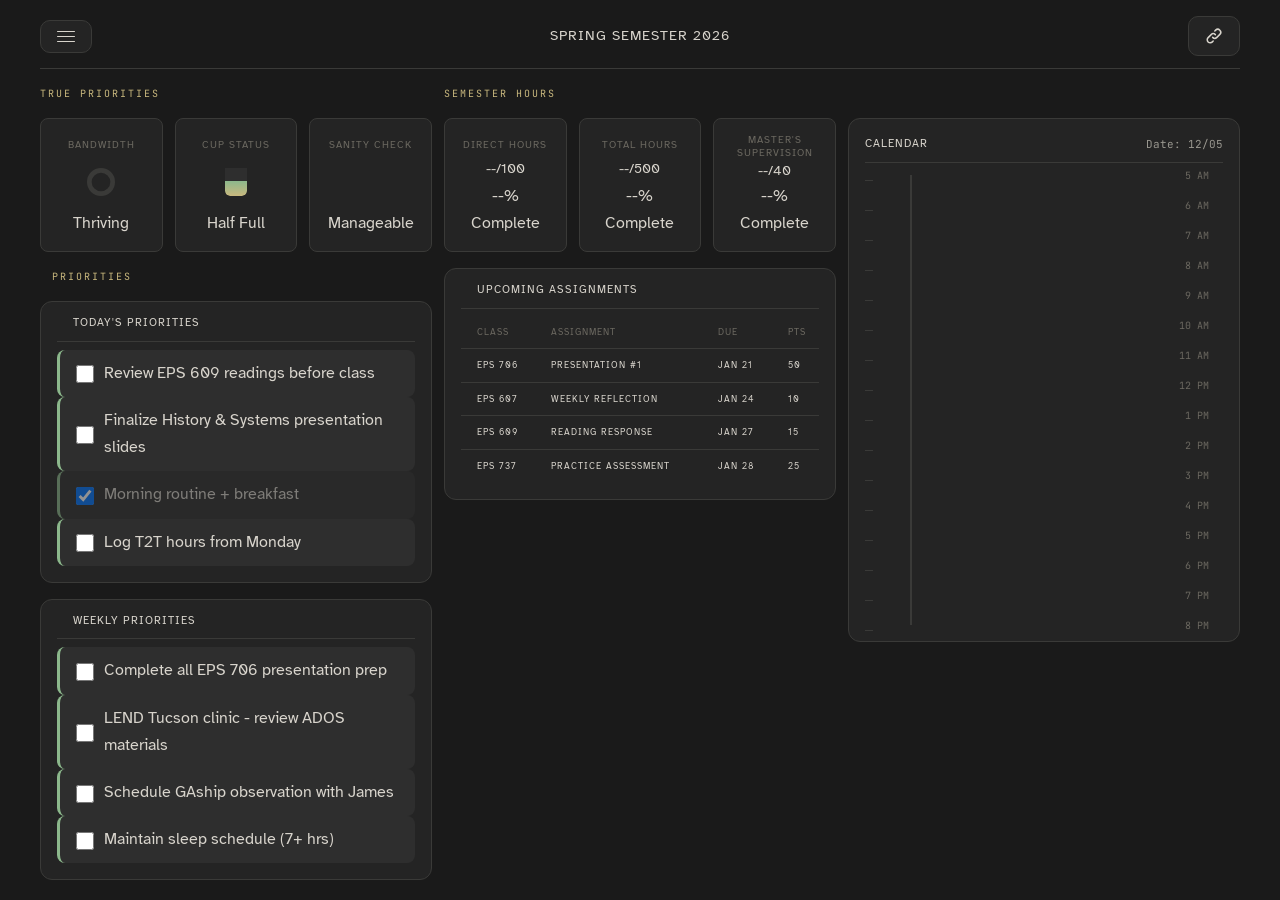
<file: index.html>
<!DOCTYPE html>
<html lang="en">
<head>
  <meta charset="UTF-8">
  <meta name="viewport" content="width=device-width, initial-scale=1.0">
  <title>Spring 2026 Dashboard</title>
  <link rel="preconnect" href="https://fonts.googleapis.com">
  <link rel="preconnect" href="https://fonts.gstatic.com" crossorigin>
  <link href="https://fonts.googleapis.com/css2?family=Atkinson+Hyperlegible:wght@400;700&family=JetBrains+Mono:wght@400;500&display=swap" rel="stylesheet">
  
  <!-- Modular CSS -->
  <link rel="stylesheet" href="css/variables.css">
  <link rel="stylesheet" href="css/base.css">
  <link rel="stylesheet" href="css/grid.css">
  <link rel="stylesheet" href="css/components.css">
  <link rel="stylesheet" href="css/calendar.css">
  <link rel="stylesheet" href="css/hours.css">
  <link rel="stylesheet" href="css/bandwidth.css">
  <link rel="stylesheet" href="css/weekly-calendar.css">
</head>
<body>
  <div class="container">

    <!-- GLOBAL NAV (always visible) -->
    <div class="global-nav">
      <nav class="nav-container">
        <button class="hamburger-btn" id="menuBtn">
          <div class="hamburger-icon">
            <span></span>
            <span></span>
            <span></span>
          </div>
        </button>
        <div class="dropdown-menu" id="dropdownMenu">
          <button class="dropdown-item active" data-view="overview">Overview</button>
          <button class="dropdown-item" data-view="hours">T2T Log</button>
          <button class="dropdown-item" data-view="calendar">This Week</button>
          <button class="dropdown-item" data-view="semester">Full Semester</button>
          <button class="dropdown-item" data-view="deadlines">Deadlines</button>
          <button class="dropdown-item" data-view="bandwidth">Bandwidth</button>
        </div>
      </nav>
      <div class="header-title">Spring Semester 2026</div>
      <div class="quick-links-container">
        <button class="quick-links-btn" id="quickLinksBtn">
          <svg fill="none" stroke="currentColor" viewBox="0 0 24 24"><path stroke-linecap="round" stroke-linejoin="round" stroke-width="2" d="M13.828 10.172a4 4 0 00-5.656 0l-4 4a4 4 0 105.656 5.656l1.102-1.101m-.758-4.899a4 4 0 005.656 0l4-4a4 4 0 00-5.656-5.656l-1.1 1.1"></path></svg>
        </button>
        <div class="quick-links-dropdown" id="quickLinksDropdown">
          <a href="https://app.time2track.com/" target="_blank" class="quick-link-item">
            <svg fill="none" stroke="currentColor" viewBox="0 0 24 24"><path stroke-linecap="round" stroke-linejoin="round" stroke-width="2" d="M12 8v4l3 3m6-3a9 9 0 11-18 0 9 9 0 0118 0z"></path></svg>
            Time2Track
          </a>
          <a href="https://valt.ac.nau.edu/login" target="_blank" class="quick-link-item">
            <svg fill="none" stroke="currentColor" viewBox="0 0 24 24"><path stroke-linecap="round" stroke-linejoin="round" stroke-width="2" d="M15 10l4.553-2.276A1 1 0 0121 8.618v6.764a1 1 0 01-1.447.894L15 14M5 18h8a2 2 0 002-2V8a2 2 0 00-2-2H5a2 2 0 00-2 2v8a2 2 0 002 2z"></path></svg>
            Valt
          </a>
          <a href="https://in.nau.edu/lms/" target="_blank" class="quick-link-item">
            <svg fill="none" stroke="currentColor" viewBox="0 0 24 24"><path stroke-linecap="round" stroke-linejoin="round" stroke-width="2" d="M12 6.253v13m0-13C10.832 5.477 9.246 5 7.5 5S4.168 5.477 3 6.253v13C4.168 18.477 5.754 18 7.5 18s3.332.477 4.5 1.253m0-13C13.168 5.477 14.754 5 16.5 5c1.747 0 3.332.477 4.5 1.253v13C19.832 18.477 18.247 18 16.5 18c-1.746 0-3.332.477-4.5 1.253"></path></svg>
            Canvas
          </a>
          <a href="https://calendar.google.com/calendar/u/0/r" target="_blank" class="quick-link-item">
            <svg fill="none" stroke="currentColor" viewBox="0 0 24 24"><path stroke-linecap="round" stroke-linejoin="round" stroke-width="2" d="M8 7V3m8 4V3m-9 8h10M5 21h14a2 2 0 002-2V7a2 2 0 00-2-2H5a2 2 0 00-2 2v12a2 2 0 002 2z"></path></svg>
            Calendar
          </a>
        </div>
      </div>
    </div>

    <!-- OVERVIEW PANEL -->
    <div id="overview" class="view-panel active">
      <div class="overview-grid">

        <!-- ROW 1: Labels -->
        <div class="grid-priorities-label">
          <div class="priorities-label">True Priorities</div>
        </div>

        <div class="grid-hours-label">
          <div class="priorities-label">Semester Hours</div>
        </div>

        <!-- ROW 2: True Priorities Cards (3 cards) -->
        <div class="grid-priorities-cards">
          <!-- Card 1: Bandwidth (donut) -->
          <div class="stat-card">
            <div class="stat-label">Bandwidth</div>
            <div class="stat-content">
              <div class="bandwidth-donut" id="bandwidthDonut">
                <svg viewBox="0 0 36 36">
                  <circle class="donut-bg" cx="18" cy="18" r="15"></circle>
                  <circle class="donut-fill" id="bandwidthRing" cx="18" cy="18" r="15" stroke-dasharray="75, 100"></circle>
                </svg>
              </div>
            </div>
            <div class="stat-sublabel" id="bandwidthStatus">Thriving</div>
          </div>

          <!-- Card 2: Cup Status -->
          <div class="stat-card">
            <div class="stat-label">Cup Status</div>
            <div class="stat-content">
              <div class="cup-container">
                <div class="cup-graphic">
                  <div class="cup-fill medium" id="cupFill"></div>
                </div>
              </div>
            </div>
            <div class="stat-sublabel" id="cupStatus">Half Full</div>
          </div>

          <!-- Card 3: Sanity Check -->
          <div class="stat-card">
            <div class="stat-label">Sanity Check</div>
            <div class="stat-content">
              <div class="sanity-visual" id="sanityVisual">
                <svg viewBox="0 0 60 30" class="sanity-wave">
                  <path class="wave-line" d="M0,15 Q15,5 30,15 T60,15" fill="none" stroke="var(--accent-sage)" stroke-width="2"/>
                </svg>
              </div>
            </div>
            <div class="stat-sublabel" id="sanityStatus">Manageable</div>
          </div>
        </div>

        <!-- ROW 2: Semester Hours Cards (3 cards) -->
        <div class="grid-hours-cards">
          <div class="stat-card">
            <div class="stat-label">Direct Hours</div>
            <div class="stat-value" id="directHoursValue">--/100</div>
            <div class="stat-sublabel" id="directHoursPercent">--% Complete</div>
          </div>

          <div class="stat-card">
            <div class="stat-label">Total Hours</div>
            <div class="stat-value" id="totalHoursValue">--/500</div>
            <div class="stat-sublabel" id="totalHoursPercent">--% Complete</div>
          </div>

          <div class="stat-card">
            <div class="stat-label">Master's Supervision</div>
            <div class="stat-value" id="supervisionValue">--/40</div>
            <div class="stat-sublabel" id="supervisionPercent">--% Complete</div>
          </div>
        </div>

        <!-- CALENDAR spans rows 2-5 -->
        <div class="grid-today-schedule">
          <div class="section today-schedule">
            <div class="schedule-header">
              <span class="section-title">Calendar</span>
              <span class="current-date" id="currentDateLabel">Date: --/--</span>
            </div>
            <div class="timeline" id="calendarTimeline">
              <!-- Time slots -->
              <div class="time-slot" style="top: 0%"><span class="time-label">5 AM</span><span class="time-tick"></span></div>
              <div class="time-slot" style="top: 6.67%"><span class="time-label">6 AM</span><span class="time-tick"></span></div>
              <div class="time-slot" style="top: 13.33%"><span class="time-label">7 AM</span><span class="time-tick"></span></div>
              <div class="time-slot" style="top: 20%"><span class="time-label">8 AM</span><span class="time-tick"></span></div>
              <div class="time-slot" style="top: 26.67%"><span class="time-label">9 AM</span><span class="time-tick"></span></div>
              <div class="time-slot" style="top: 33.33%"><span class="time-label">10 AM</span><span class="time-tick"></span></div>
              <div class="time-slot" style="top: 40%"><span class="time-label">11 AM</span><span class="time-tick"></span></div>
              <div class="time-slot" style="top: 46.67%"><span class="time-label">12 PM</span><span class="time-tick"></span></div>
              <div class="time-slot" style="top: 53.33%"><span class="time-label">1 PM</span><span class="time-tick"></span></div>
              <div class="time-slot" style="top: 60%"><span class="time-label">2 PM</span><span class="time-tick"></span></div>
              <div class="time-slot" style="top: 66.67%"><span class="time-label">3 PM</span><span class="time-tick"></span></div>
              <div class="time-slot" style="top: 73.33%"><span class="time-label">4 PM</span><span class="time-tick"></span></div>
              <div class="time-slot" style="top: 80%"><span class="time-label">5 PM</span><span class="time-tick"></span></div>
              <div class="time-slot" style="top: 86.67%"><span class="time-label">6 PM</span><span class="time-tick"></span></div>
              <div class="time-slot" style="top: 93.33%"><span class="time-label">7 PM</span><span class="time-tick"></span></div>
              <div class="time-slot" style="top: 100%"><span class="time-label">8 PM</span><span class="time-tick"></span></div>

              <!-- Current time indicator -->
              <div class="current-time-indicator" id="currentTimeIndicator">
                <div class="time-dot"></div>
                <div class="time-line"></div>
              </div>

              <!-- Events container (populated by JS) -->
              <div class="schedule-events" id="calendarEvents"></div>
            </div>
          </div>
        </div>

        <!-- ROW 3: Priorities Section Label -->
        <div class="grid-priorities-section-label">
          <div class="priorities-section-label">Priorities</div>
        </div>

        <!-- ROW 3-4: Upcoming Assignments -->
        <div class="grid-upcoming">
          <div class="section upcoming-assignments">
            <div class="section-header">
              <span class="section-title">Upcoming Assignments</span>
            </div>
            <table class="assignments-table">
              <thead>
                <tr>
                  <th>Class</th>
                  <th>Assignment</th>
                  <th>Due</th>
                  <th>Pts</th>
                </tr>
              </thead>
              <tbody>
                <tr>
                  <td>EPS 706</td>
                  <td>Presentation #1</td>
                  <td>Jan 21</td>
                  <td>50</td>
                </tr>
                <tr>
                  <td>EPS 607</td>
                  <td>Weekly Reflection</td>
                  <td>Jan 24</td>
                  <td>10</td>
                </tr>
                <tr>
                  <td>EPS 609</td>
                  <td>Reading Response</td>
                  <td>Jan 27</td>
                  <td>15</td>
                </tr>
                <tr>
                  <td>EPS 737</td>
                  <td>Practice Assessment</td>
                  <td>Jan 28</td>
                  <td>25</td>
                </tr>
              </tbody>
            </table>
          </div>
        </div>

        <!-- ROW 4: Today's Priorities -->
        <div class="grid-today-priorities">
          <div class="section today-priorities">
            <div class="section-header">
              <span class="section-title">Today's Priorities</span>
            </div>
            <div class="priorities-list">
              <div class="priority-item">
                <input type="checkbox" id="p1" class="priority-checkbox">
                <label for="p1">Review EPS 609 readings before class</label>
              </div>
              <div class="priority-item">
                <input type="checkbox" id="p2" class="priority-checkbox">
                <label for="p2">Finalize History & Systems presentation slides</label>
              </div>
              <div class="priority-item completed">
                <input type="checkbox" id="p3" class="priority-checkbox" checked>
                <label for="p3">Morning routine + breakfast</label>
              </div>
              <div class="priority-item">
                <input type="checkbox" id="p4" class="priority-checkbox">
                <label for="p4">Log T2T hours from Monday</label>
              </div>
            </div>
          </div>
        </div>

        <!-- ROW 5: Weekly Priorities -->
        <div class="grid-weekly">
          <div class="section weekly-priorities">
            <div class="section-header">
              <span class="section-title">Weekly Priorities</span>
            </div>
            <div class="priorities-list">
              <div class="priority-item">
                <input type="checkbox" id="w1" class="priority-checkbox">
                <label for="w1">Complete all EPS 706 presentation prep</label>
              </div>
              <div class="priority-item">
                <input type="checkbox" id="w2" class="priority-checkbox">
                <label for="w2">LEND Tucson clinic - review ADOS materials</label>
              </div>
              <div class="priority-item">
                <input type="checkbox" id="w3" class="priority-checkbox">
                <label for="w3">Schedule GAship observation with James</label>
              </div>
              <div class="priority-item">
                <input type="checkbox" id="w4" class="priority-checkbox">
                <label for="w4">Maintain sleep schedule (7+ hrs)</label>
              </div>
            </div>
          </div>
        </div>

      </div>
    </div>

    <!-- OTHER PANELS (lazy-loaded) -->
    <div id="hours-panel" class="view-panel"></div>
    <div id="calendar-panel" class="view-panel"></div>
    <div id="semester-panel" class="view-panel"></div>
    <div id="deadlines-panel" class="view-panel"></div>
    <div id="bandwidth-panel" class="view-panel"></div>

  </div>

  <!-- Modular JavaScript -->
  <script type="module" src="js/app.js"></script>
</body>
</html>
</file>
<file: css/variables.css>
/* ==============================================
   DESIGN TOKENS - Spring 2026 Dashboard
   Last updated: 2026-01-19
   ============================================== */

:root {
  /* Warm, low-contrast dark theme */
  --bg-primary: #1a1a1a;
  --bg-secondary: #242424;
  --bg-tertiary: #2e2e2e;
  --bg-hover: #383838;
  
  /* Muted, warm accent colors */
  --accent-teal: #7eb8c9;
  --accent-sage: #8cb88c;
  --accent-gold: #c9b87e;
  --accent-coral: #c99b8c;
  --accent-purple: #b0a0c9;
  
  /* Softer text - cream instead of white */
  --text-primary: #d8d4cc;
  --text-secondary: #9a9890;
  --text-muted: #6b6860;
  
  --border-color: #3a3a38;
  
  /* Typography */
  --font-primary: 'Atkinson Hyperlegible', sans-serif;
  --font-mono: 'JetBrains Mono', monospace;
  
  /* Spacing */
  --spacing-xs: 4px;
  --spacing-sm: 8px;
  --spacing-md: 12px;
  --spacing-lg: 16px;
  --spacing-xl: 24px;
  
  /* Border radius */
  --radius-sm: 4px;
  --radius-md: 8px;
  --radius-lg: 10px;
  --radius-xl: 12px;
}
</file>
<file: css/base.css>
/* ==============================================
   BASE STYLES - Reset, Body, Container
   ============================================== */

* {
  margin: 0;
  padding: 0;
  box-sizing: border-box;
}

body {
  font-family: var(--font-primary);
  background: var(--bg-primary);
  color: var(--text-primary);
  min-height: 100vh;
  line-height: 1.7;
  font-size: 16px;
}

.container {
  max-width: 100%;
  margin: 0 auto;
  padding: 16px 40px;
  min-height: 100vh;
  position: relative;
}

/* View Panels */
.view-panel {
  display: none;
}

.view-panel.active {
  display: block;
}

/* Global Navigation Bar */
.global-nav {
  display: flex;
  justify-content: space-between;
  align-items: center;
  margin-bottom: 16px;
  padding-bottom: 12px;
  border-bottom: 1px solid var(--border-color);
}

.global-nav .nav-container {
  position: relative;
}

.global-nav .header-title {
  font-family: var(--font-primary);
  font-size: 14px;
  font-weight: 400;
  text-transform: uppercase;
  letter-spacing: 1px;
  color: var(--text-primary);
}

.global-nav .quick-links-container {
  position: relative;
}

/* Two Column Layout */
.two-column {
  display: grid;
  grid-template-columns: 2fr 1fr;
  gap: 24px;
}

/* Section Base */
.section {
  background: var(--bg-secondary);
  border: 1px solid var(--border-color);
  border-radius: var(--radius-xl);
  padding: 12px 16px 16px 16px;
}

.section-header {
  display: flex;
  justify-content: flex-start;
  align-items: center;
  margin-bottom: 8px;
  padding-bottom: 8px;
  padding-left: 16px;
  border-bottom: 1px solid var(--border-color);
}

.section-title {
  font-family: var(--font-primary);
  font-size: 11px;
  font-weight: 400;
  text-transform: uppercase;
  letter-spacing: 1px;
  color: var(--text-primary);
}

.section-action {
  font-size: 13px;
  color: var(--accent-teal);
  text-decoration: none;
  font-weight: 700;
  transition: color 0.3s;
}

.section-action:hover {
  color: var(--accent-sage);
}

/* Responsive */
@media (max-width: 1000px) {
  .two-column {
    grid-template-columns: 1fr;
  }
}

@media (max-width: 768px) {
  .container {
    padding: 16px;
  }
}
</file>
<file: css/grid.css>
/* ==============================================
   OVERVIEW GRID LAYOUT - 12-Column System
   
   ⚠️  SCOPED TO #overview ONLY
   These styles only affect the Overview panel.
   Other panels can safely use their own layouts.
   
   LAYOUT:
   ┌─────────────────┬─────────────────┬─────────────────┐
   │ Row 1:          │ Row 1:          │ Row 1:          │
   │ Priorities Lbl  │ Hours Label     │ (empty)         │
   │ (cols 1-4)      │ (cols 5-8)      │                 │
   ├─────────────────┼─────────────────┼─────────────────┤
   │ Row 2:          │ Row 2:          │ Calendar        │
   │ 3 Priority Crds │ 3 Hours Cards   │ (cols 9-12)     │
   │ (cols 1-4)      │ (cols 5-8)      │ rows 2-5        │
   ├─────────────────┼─────────────────┤                 │
   │ Row 3:          │ Row 3-4:        │                 │
   │ PRIORITIES Lbl  │ Upcoming        │                 │
   ├─────────────────┤ Assignments     │                 │
   │ Row 4:          │ (cols 5-8)      │                 │
   │ Today's Prior.  │                 │                 │
   ├─────────────────┼─────────────────┼─────────────────┤
   │ Row 5:          │                 │                 │
   │ Weekly Prior.   │                 │                 │
   └─────────────────┴─────────────────┴─────────────────┘

   ⚠️  REQUIRED HTML CLASSES (must match index.html)
   ───────────────────────────────────────────────────────
   Class Name                     │ Grid Position
   ───────────────────────────────────────────────────────
   .grid-priorities-label         │ Row 1, cols 1-4
   .grid-hours-label              │ Row 1, cols 5-8
   .grid-priorities-cards         │ Row 2, cols 1-4  (3 cards)
   .grid-hours-cards              │ Row 2, cols 5-8  (3 cards)
   .grid-today-schedule           │ Rows 2-5, cols 9-12
   .grid-priorities-section-label │ Row 3, cols 1-4
   .grid-upcoming                 │ Rows 3-4, cols 5-8
   .grid-today-priorities         │ Row 4, cols 1-4
   .grid-weekly                   │ Row 5, cols 1-4
   ───────────────────────────────────────────────────────
   
   ⚠️  If editing class names, update BOTH:
       - This file (css/grid.css)
       - index.html (the #overview section)
   ============================================== */


/* ==============================================
   MAIN GRID CONTAINER
   ============================================== */

#overview .overview-grid {
  display: grid;
  grid-template-columns: repeat(12, 1fr);
  grid-template-rows: auto auto auto auto auto;
  gap: 12px;
  row-gap: 16px;
}


/* ==============================================
   ROW 1: Section Labels
   ============================================== */

#overview .grid-priorities-label { 
  grid-column: 1 / 5; 
  grid-row: 1; 
  align-self: center; 
}

#overview .grid-hours-label { 
  grid-column: 5 / 9; 
  grid-row: 1; 
  align-self: center; 
}


/* ==============================================
   ROW 2: Stat Cards (3 cards each)
   ============================================== */

#overview .grid-priorities-cards { 
  grid-column: 1 / 5; 
  grid-row: 2; 
  display: grid; 
  grid-template-columns: repeat(3, 1fr); 
  gap: 12px; 
}

#overview .grid-hours-cards { 
  grid-column: 5 / 9; 
  grid-row: 2; 
  display: grid; 
  grid-template-columns: repeat(3, 1fr); 
  gap: 12px; 
}


/* ==============================================
   CALENDAR: Spans rows 2-5, right column
   ============================================== */

#overview .grid-today-schedule { 
  grid-column: 9 / 13; 
  grid-row: 2 / 6;
}


/* ==============================================
   ROW 3: Priorities Section Label
   ============================================== */

#overview .grid-priorities-section-label { 
  grid-column: 1 / 5; 
  grid-row: 3; 
  align-self: center; 
}


/* ==============================================
   ROWS 3-4: Upcoming Assignments
   ============================================== */

#overview .grid-upcoming { 
  grid-column: 5 / 9; 
  grid-row: 3 / 5; 
}


/* ==============================================
   ROW 4: Today's Priorities
   ============================================== */

#overview .grid-today-priorities { 
  grid-column: 1 / 5; 
  grid-row: 4; 
}


/* ==============================================
   ROW 5: Weekly Priorities
   ============================================== */

#overview .grid-weekly { 
  grid-column: 1 / 5; 
  grid-row: 5; 
}
</file>
<file: css/components.css>
/* ==============================================
   COMPONENTS - Buttons, Cards, Dropdowns, Labels
   ============================================== */

/* Header */
.header-title {
  font-family: var(--font-primary);
  font-size: 14px;
  font-weight: 400;
  text-transform: uppercase;
  letter-spacing: 1px;
  color: var(--text-primary);
}

.header-meta-inline {
  display: flex;
  gap: 16px;
  font-size: 12px;
  color: var(--text-secondary);
}

/* Section Labels */
.priorities-label, 
.hours-label, 
.priorities-section-label {
  font-family: var(--font-mono);
  font-size: 10px;
  color: var(--accent-gold);
  letter-spacing: 2px;
  text-transform: uppercase;
  display: flex;
  align-items: center;
  gap: 8px;
}

.priorities-section-label {
  padding-left: 12px;
}

/* Hamburger Menu */
.nav-container {
  position: relative;
}

.hamburger-btn {
  display: flex;
  align-items: center;
  gap: 12px;
  padding: 10px 16px;
  background: var(--bg-secondary);
  border: 1px solid var(--border-color);
  border-radius: var(--radius-lg);
  color: var(--text-primary);
  font-size: 15px;
  font-weight: 700;
  cursor: pointer;
  transition: all 0.3s ease;
}

.hamburger-btn:hover {
  background: var(--bg-tertiary);
  border-color: var(--accent-teal);
}

.hamburger-icon {
  display: flex;
  flex-direction: column;
  gap: 4px;
  width: 18px;
}

.hamburger-icon span {
  display: block;
  height: 1px;
  background: var(--text-primary);
  border-radius: 1px;
  transition: all 0.3s ease;
}

.hamburger-btn.open .hamburger-icon span:nth-child(1) {
  transform: rotate(45deg) translate(4px, 4px);
}

.hamburger-btn.open .hamburger-icon span:nth-child(2) {
  opacity: 0;
}

.hamburger-btn.open .hamburger-icon span:nth-child(3) {
  transform: rotate(-45deg) translate(4px, -4px);
}

/* Dropdown Menu */
.dropdown-menu {
  position: absolute;
  top: calc(100% + 8px);
  left: 0;
  min-width: 220px;
  background: var(--bg-secondary);
  border: 1px solid var(--border-color);
  border-radius: var(--radius-lg);
  padding: 8px;
  opacity: 0;
  visibility: hidden;
  transform: translateY(-10px);
  transition: all 0.2s ease;
  z-index: 100;
  box-shadow: 0 8px 24px rgba(0, 0, 0, 0.3);
}

.dropdown-menu.open {
  opacity: 1;
  visibility: visible;
  transform: translateY(0);
}

.dropdown-item {
  display: block;
  width: 100%;
  padding: 12px 16px;
  background: transparent;
  border: none;
  border-radius: 6px;
  color: var(--text-secondary);
  font-size: 14px;
  font-weight: 700;
  text-align: left;
  cursor: pointer;
  transition: all 0.2s ease;
}

.dropdown-item:hover {
  background: var(--bg-tertiary);
  color: var(--text-primary);
}

.dropdown-item.active {
  background: var(--accent-teal);
  color: var(--bg-primary);
}

/* Quick Links Dropdown */
.quick-links-container {
  position: relative;
}

.quick-links-btn {
  display: flex;
  align-items: center;
  gap: 10px;
  padding: 10px 16px;
  background: var(--bg-secondary);
  border: 1px solid var(--border-color);
  border-radius: var(--radius-lg);
  color: var(--text-primary);
  font-size: 14px;
  font-weight: 700;
  cursor: pointer;
  transition: all 0.3s ease;
}

.quick-links-btn:hover {
  background: var(--bg-tertiary);
  border-color: var(--accent-sage);
}

.quick-links-btn svg {
  width: 18px;
  height: 18px;
  stroke-width: 1.5;
}

.quick-links-dropdown {
  position: absolute;
  top: calc(100% + 8px);
  right: 0;
  min-width: 180px;
  background: var(--bg-secondary);
  border: 1px solid var(--border-color);
  border-radius: var(--radius-lg);
  padding: 8px;
  opacity: 0;
  visibility: hidden;
  transform: translateY(-10px);
  transition: all 0.2s ease;
  z-index: 100;
  box-shadow: 0 8px 24px rgba(0, 0, 0, 0.3);
}

.quick-links-dropdown.open {
  opacity: 1;
  visibility: visible;
  transform: translateY(0);
}

.quick-link-item {
  display: flex;
  align-items: center;
  gap: 10px;
  padding: 10px 14px;
  color: var(--text-secondary);
  text-decoration: none;
  border-radius: 6px;
  font-size: 13px;
  font-weight: 500;
  transition: all 0.2s ease;
}

.quick-link-item:hover {
  background: var(--bg-tertiary);
  color: var(--text-primary);
}

.quick-link-item svg {
  width: 16px;
  height: 16px;
  flex-shrink: 0;
}

/* Stat Cards */
.stat-card {
  background: var(--bg-secondary);
  border: 1px solid var(--border-color);
  border-radius: var(--radius-md);
  padding: 14px 12px;
  transition: all 0.3s ease;
  display: flex;
  flex-direction: column;
  align-items: center;
  justify-content: space-between;
  text-align: center;
  min-height: 125px;
  min-width: 0;
  overflow: hidden;
}

.stat-card:hover {
  background: var(--bg-tertiary);
}

.stat-label {
  font-size: 10px;
  text-transform: uppercase;
  letter-spacing: 1px;
  color: var(--text-muted);
  line-height: 1.3;
  min-height: 22px;
  display: flex;
  align-items: center;
  justify-content: center;
}

.stat-content {
  display: flex;
  align-items: center;
  justify-content: center;
  min-height: 24px;
}

.stat-value {
  font-family: var(--font-primary);
  font-size: 14px;
  font-weight: 400;
  color: var(--text-primary);
}

.stat-subtext {
  font-size: 10px;
  text-transform: uppercase;
  letter-spacing: 1px;
  color: var(--text-muted);
}

/* Course/Fellowship Cards */
.card-grid {
  display: grid;
  grid-template-columns: repeat(2, 1fr);
  gap: 12px;
}

.card {
  background: var(--bg-tertiary);
  border: 1px solid var(--border-color);
  border-radius: var(--radius-lg);
  padding: 16px;
  transition: all 0.3s ease;
  position: relative;
  overflow: hidden;
  cursor: pointer;
}

.card::before {
  content: '';
  position: absolute;
  top: 0;
  left: 0;
  width: 100%;
  height: 3px;
}

.card:nth-child(1)::before { background: var(--accent-teal); }
.card:nth-child(2)::before { background: var(--accent-coral); }
.card:nth-child(3)::before { background: var(--accent-gold); }
.card:nth-child(4)::before { background: var(--accent-sage); }
.card:nth-child(5)::before { background: var(--accent-purple); }

.card:hover {
  background: var(--bg-hover);
  border-color: var(--accent-teal);
}

.card-code {
  font-family: var(--font-mono);
  font-size: 15px;
  font-weight: 700;
  color: var(--text-primary);
  margin-bottom: 4px;
}

.card-name {
  font-size: 13px;
  color: var(--text-secondary);
  margin-bottom: 10px;
  line-height: 1.4;
}

.card-meta {
  display: flex;
  gap: 12px;
  font-size: 12px;
  color: var(--text-muted);
}

/* Fellowship cards */
.fellowship-grid .card:nth-child(1)::before { background: var(--accent-purple); }
.fellowship-grid .card:nth-child(2)::before { background: var(--accent-gold); }
.fellowship-grid .card:nth-child(3)::before { background: var(--accent-coral); }

/* Priority Items */
.priority-list {
  display: flex;
  flex-direction: column;
  gap: 8px;
}

.priority-item {
  display: flex;
  align-items: center;
  justify-content: flex-start;
  gap: 10px;
  padding: 10px 12px 10px 16px;
  background: var(--bg-tertiary);
  border-radius: var(--radius-md);
  border-left: 3px solid var(--accent-sage);
  text-align: left;
}

.priority-item.completed {
  opacity: 0.5;
  border-left-color: var(--accent-sage);
}

.priority-checkbox {
  width: 18px;
  height: 18px;
  border: 2px solid var(--accent-sage);
  border-radius: var(--radius-sm);
  flex-shrink: 0;
  margin-top: 2px;
}

.priority-item.completed .priority-checkbox {
  background: var(--accent-sage);
  border-color: var(--accent-sage);
}

.priority-item.weekly {
  border-left-color: var(--accent-sage);
}

.priority-checkbox.weekly {
  border-color: var(--accent-sage);
}

.priority-text {
  font-size: 9px;
  font-weight: 400;
  text-transform: uppercase;
  letter-spacing: 1px;
  color: var(--text-primary);
  line-height: 1.4;
}

.priority-item.completed .priority-text {
  text-decoration: line-through;
  color: var(--text-muted);
}

/* Assignments Table */
.assignments-table {
  width: 100%;
  border-collapse: collapse;
}

.assignments-table th {
  text-align: left;
  font-family: var(--font-primary);
  font-size: 9px;
  text-transform: uppercase;
  letter-spacing: 1px;
  color: var(--text-muted);
  padding: 8px 6px 8px 16px;
  border-bottom: 1px solid var(--border-color);
  font-weight: 400;
}

.assignments-table td {
  padding: 10px 6px 10px 16px;
  font-size: 9px;
  font-weight: 400;
  text-transform: uppercase;
  letter-spacing: 1px;
  line-height: 1.4;
  color: var(--text-primary);
  border-bottom: 1px solid var(--border-color);
  vertical-align: middle;
  text-align: left;
}

.assignments-table tr:last-child td {
  border-bottom: none;
}

.assignment-class {
  font-size: 9px;
  font-weight: 400;
  color: var(--text-primary);
}

.assignment-name {
  font-weight: 400;
  color: var(--text-primary);
}

.assignment-due {
  font-size: 9px;
  font-weight: 400;
  color: var(--accent-sage);
}

.assignment-points {
  font-size: 9px;
  font-weight: 400;
  color: var(--text-primary);
}

/* Deadlines */
.deadline-item {
  display: flex;
  gap: 14px;
  padding: 14px 0;
  border-bottom: 1px solid var(--border-color);
}

.deadline-item:last-child {
  border-bottom: none;
  padding-bottom: 0;
}

.deadline-item:first-child {
  padding-top: 0;
}

.deadline-date {
  text-align: center;
  min-width: 48px;
}

.deadline-day {
  font-size: 22px;
  font-weight: 700;
  color: var(--accent-coral);
  line-height: 1;
  font-family: var(--font-mono);
}

.deadline-month {
  font-size: 10px;
  text-transform: uppercase;
  letter-spacing: 1px;
  color: var(--text-muted);
}

.deadline-info {
  flex: 1;
}

.deadline-title {
  font-weight: 700;
  color: var(--text-primary);
  margin-bottom: 2px;
  font-size: 14px;
}

.deadline-course {
  font-size: 12px;
  color: var(--text-muted);
}

/* Quick Links Grid */
.link-grid {
  display: grid;
  grid-template-columns: repeat(2, 1fr);
  gap: 10px;
}

.quick-link {
  display: flex;
  align-items: center;
  gap: 8px;
  padding: 12px;
  background: var(--bg-tertiary);
  border: 1px solid var(--border-color);
  border-radius: var(--radius-md);
  text-decoration: none;
  color: var(--text-secondary);
  font-size: 13px;
  font-weight: 700;
  transition: all 0.3s ease;
}

.quick-link:hover {
  background: var(--accent-teal);
  color: var(--bg-primary);
  border-color: var(--accent-teal);
}

.quick-link svg {
  width: 18px;
  height: 18px;
  opacity: 0.7;
}

.quick-link:hover svg {
  opacity: 1;
}

/* Responsive */
@media (max-width: 768px) {
  .card-grid {
    grid-template-columns: 1fr;
  }
}
</file>
<file: css/calendar.css>
/* ==============================================
   CALENDAR - Timeline, Events, Time Indicator
   ============================================== */

.today-schedule {
  background: var(--bg-secondary);
  border: 1px solid var(--border-color);
  border-radius: var(--radius-xl);
  padding: 16px;
  height: fit-content;
}

.schedule-header {
  display: flex;
  justify-content: space-between;
  align-items: center;
  font-size: 14px;
  font-weight: 700;
  color: var(--text-primary);
  margin-bottom: 12px;
  padding-bottom: 8px;
  border-bottom: 1px solid var(--border-color);
}

.schedule-header .section-title {
  font-family: var(--font-primary);
  font-size: 11px;
  font-weight: 400;
  text-transform: uppercase;
  letter-spacing: 1px;
}

.schedule-header .current-date {
  font-family: var(--font-mono);
  font-size: 11px;
  font-weight: 400;
  color: var(--text-secondary);
}

/* Timeline - Labels INSIDE container */
.timeline {
  position: relative;
  height: 450px;
  padding-left: 50px;
  margin-left: 0;
}

/* Vertical line using pseudo-element */
.timeline::before {
  content: '';
  position: absolute;
  left: 45px;
  top: 0;
  bottom: 0;
  width: 2px;
  background: var(--border-color);
}

.time-slot {
  position: absolute;
  left: 0;
  right: 0;
  display: flex;
  align-items: flex-start;
}

.time-label {
  font-family: var(--font-mono);
  font-size: 9px;
  color: var(--text-muted);
  width: 40px;
  text-align: right;
  padding-right: 6px;
  white-space: nowrap;
  flex-shrink: 0;
}

.time-tick {
  width: 8px;
  height: 1px;
  background: var(--border-color);
  margin-top: 5px;
  flex-shrink: 0;
}

/* Events */
.schedule-events {
  position: absolute;
  left: 55px;
  right: 0;
  top: 0;
  bottom: 0;
}

.schedule-event {
  position: absolute;
  left: 0;
  right: 0;
  background: var(--bg-tertiary);
  border-left: 3px solid var(--text-muted);
  border-radius: var(--radius-sm);
  padding: 6px 10px;
  font-size: 12px;
  color: var(--text-secondary);
  overflow: hidden;
}

.schedule-event.class { border-left-color: var(--text-muted); }
.schedule-event.clinical { border-left-color: var(--accent-teal); }
.schedule-event.fellowship { border-left-color: var(--accent-purple); }
.schedule-event.meeting { border-left-color: var(--accent-gold); }
.schedule-event.personal { border-left-color: var(--accent-sage); }
.schedule-event.default { border-left-color: var(--text-secondary); }

.event-time {
  font-family: var(--font-mono);
  font-size: 9px;
  font-weight: 400;
  color: var(--text-muted);
  margin-bottom: 2px;
}

.event-title {
  font-family: var(--font-primary);
  font-size: 10px;
  font-weight: 400;
  text-transform: uppercase;
  letter-spacing: 0.5px;
  color: var(--text-primary);
  line-height: 1.3;
}

/* Current Time Indicator */
.current-time-indicator {
  position: absolute;
  left: 42px;
  right: 0;
  z-index: 10;
  display: flex;
  align-items: center;
}

.time-dot,
.time-indicator-dot {
  width: 8px;
  height: 8px;
  background: var(--accent-coral);
  border-radius: 50%;
  flex-shrink: 0;
}

.time-line,
.time-indicator-line {
  height: 2px;
  background: var(--accent-coral);
  flex-grow: 1;
}

/* Weekly Schedule View */
.schedule-week {
  display: grid;
  grid-template-columns: repeat(5, 1fr);
  gap: 10px;
}

.schedule-day {
  text-align: center;
}

.day-label {
  font-size: 12px;
  font-weight: 700;
  text-transform: uppercase;
  letter-spacing: 1px;
  color: var(--text-muted);
  padding: 8px;
  border-bottom: 2px solid var(--border-color);
  margin-bottom: 8px;
}

.day-label.today {
  color: var(--accent-teal);
  border-bottom-color: var(--accent-teal);
}

.schedule-item {
  background: var(--bg-tertiary);
  border-radius: 6px;
  padding: 8px 6px;
  margin-bottom: 6px;
  font-size: 11px;
  border-left: 3px solid var(--accent-teal);
  text-align: left;
}

.schedule-item.clinical { border-left-color: var(--accent-coral); }
.schedule-item.meeting { border-left-color: var(--accent-gold); }
.schedule-item.fellowship { border-left-color: var(--accent-purple); }

.schedule-item-time {
  font-family: var(--font-primary);
  font-size: 10px;
  font-weight: 400;
  text-transform: uppercase;
  letter-spacing: 1px;
  color: var(--text-muted);
  margin-bottom: 2px;
}

.schedule-item-title {
  font-family: var(--font-primary);
  font-size: 12px;
  font-weight: 400;
  text-transform: uppercase;
  letter-spacing: 1px;
  color: var(--text-primary);
  line-height: 1.3;
}

/* Semester Calendar */
.semester-calendar {
  display: flex;
  flex-direction: column;
  gap: 12px;
}

.semester-week {
  background: var(--bg-tertiary);
  border: 1px solid var(--border-color);
  border-radius: var(--radius-lg);
  padding: 14px 18px;
  transition: all 0.3s ease;
}

.semester-week:hover {
  border-color: var(--accent-teal);
}

.semester-week.special {
  border-left: 4px solid var(--accent-gold);
}

.semester-week.break {
  border-left: 4px solid var(--accent-sage);
  background: rgba(140, 184, 140, 0.1);
}

.week-header {
  display: flex;
  justify-content: space-between;
  align-items: center;
  margin-bottom: 10px;
}

.week-label {
  font-family: var(--font-mono);
  font-size: 13px;
  font-weight: 700;
  color: var(--accent-teal);
}

.week-dates {
  font-size: 14px;
  font-weight: 700;
  color: var(--text-primary);
}

.week-events {
  display: flex;
  flex-wrap: wrap;
  gap: 8px;
}

.event-chip {
  background: var(--bg-secondary);
  border: 1px solid var(--border-color);
  border-radius: 6px;
  padding: 6px 10px;
  font-size: 12px;
  color: var(--text-secondary);
}

.event-chip.clinical { border-left: 3px solid var(--accent-coral); }
.event-chip.fellowship { border-left: 3px solid var(--accent-purple); }
.event-chip.presentation { border-left: 3px solid var(--accent-teal); background: rgba(126, 184, 201, 0.15); }
.event-chip.meeting { border-left: 3px solid var(--accent-gold); }
.event-chip.deadline { border-left: 3px solid var(--accent-coral); background: rgba(201, 155, 140, 0.15); font-weight: 700; }
.event-chip.break { border-left: 3px solid var(--accent-sage); background: rgba(140, 184, 140, 0.2); font-weight: 700; }

@media (max-width: 768px) {
  .schedule-week {
    grid-template-columns: repeat(3, 1fr);
  }
}
</file>
<file: css/hours.css>
/* ==============================================
   HOURS TRACKING - T2T, Progress Bars, Tables
   ============================================== */

/* Hours Gantt Section */
.hours-gantt-section {
  margin-bottom: 16px;
}

/* Tracker Items */
.tracker-item {
  margin-bottom: 18px;
}

.tracker-item:last-child {
  margin-bottom: 0;
}

.tracker-header {
  display: flex;
  justify-content: space-between;
  margin-bottom: 8px;
}

.tracker-label {
  font-size: 13px;
  font-weight: 700;
  color: var(--text-secondary);
}

.tracker-value {
  font-size: 13px;
  font-weight: 700;
  color: var(--text-primary);
  font-family: var(--font-mono);
}

/* Progress Bar */
.progress-bar {
  height: 8px;
  background: var(--bg-primary);
  border-radius: var(--radius-sm);
  overflow: hidden;
}

.progress-fill {
  height: 100%;
  border-radius: var(--radius-sm);
  transition: width 0.3s ease;
}

.progress-fill.teal { background: var(--accent-teal); }
.progress-fill.coral { background: var(--accent-coral); }
.progress-fill.gold { background: var(--accent-gold); }
.progress-fill.sage { background: var(--accent-sage); }

/* Hours Summary */
.hours-summary {
  display: flex;
  gap: 16px;
  margin-bottom: 24px;
  flex-wrap: wrap;
}

.hours-stat {
  background: var(--bg-tertiary);
  border: 1px solid var(--border-color);
  border-radius: var(--radius-lg);
  padding: 16px 20px;
  text-align: center;
  flex: 1;
  min-width: 100px;
}

.hours-stat-value {
  font-family: var(--font-mono);
  font-size: 24px;
  font-weight: 700;
  color: var(--accent-teal);
}

.hours-stat-label {
  font-size: 12px;
  color: var(--text-muted);
  margin-top: 4px;
}

/* Hours Table */
.hours-table-section {
  margin-bottom: 24px;
}

.hours-table-title {
  font-size: 14px;
  font-weight: 700;
  color: var(--text-secondary);
  margin-bottom: 12px;
  text-transform: uppercase;
  letter-spacing: 1px;
}

.hours-table {
  width: 100%;
  border-collapse: collapse;
  font-size: 13px;
}

.hours-table th,
.hours-table td {
  padding: 10px 12px;
  text-align: left;
  border-bottom: 1px solid var(--border-color);
}

.hours-table th {
  background: var(--bg-tertiary);
  color: var(--text-muted);
  font-weight: 700;
  font-size: 11px;
  text-transform: uppercase;
  letter-spacing: 0.5px;
}

.hours-table td {
  color: var(--text-secondary);
}

.hours-table td:first-child {
  color: var(--text-primary);
  font-weight: 500;
}

.hours-table .totals-row {
  background: var(--bg-tertiary);
  font-weight: 700;
}

.hours-table .totals-row td {
  color: var(--text-primary);
}

/* Hours Detail Grid */
.hours-detail-grid {
  display: grid;
  grid-template-columns: repeat(2, 1fr);
  gap: 16px;
  margin-bottom: 24px;
}

.hours-detail-card {
  background: var(--bg-tertiary);
  border: 1px solid var(--border-color);
  border-radius: var(--radius-lg);
  padding: 16px;
}

.hours-detail-card h4 {
  font-size: 14px;
  font-weight: 700;
  color: var(--text-primary);
  margin-bottom: 10px;
}

.hours-detail-card ul {
  list-style: none;
  padding: 0;
  margin: 0;
}

.hours-detail-card li {
  font-size: 13px;
  color: var(--text-secondary);
  padding: 4px 0;
  border-bottom: 1px solid var(--border-color);
}

.hours-detail-card li:last-child {
  border-bottom: none;
}

/* Tags */
.hours-tags {
  margin-top: 16px;
}

.tag-chips {
  display: flex;
  gap: 10px;
  flex-wrap: wrap;
}

.tag-chip {
  background: var(--bg-tertiary);
  border: 1px solid var(--accent-teal);
  border-radius: 20px;
  padding: 6px 14px;
  font-size: 12px;
  color: var(--accent-teal);
  font-weight: 500;
}

/* Responsive */
@media (max-width: 768px) {
  .hours-detail-grid {
    grid-template-columns: 1fr;
  }
  
  .hours-summary {
    flex-direction: column;
  }
}
</file>
<file: css/bandwidth.css>
/* ==============================================
   BANDWIDTH - Gauges, Metrics, Cup, Pulse
   + Full Panel Styles
   ============================================== */

/* ============================================
   OVERVIEW COMPONENTS (small cards)
   ============================================ */

/* Bandwidth Donut (small) */
.bandwidth-donut-container {
  display: flex;
  align-items: center;
  gap: 12px;
}

.bandwidth-donut {
  position: relative;
  width: 28px;
  height: 28px;
}

.bandwidth-donut svg {
  transform: rotate(-90deg);
  width: 28px;
  height: 28px;
}

.bandwidth-donut .donut-bg {
  fill: none;
  stroke: var(--border-color);
  stroke-width: 6;
}

.bandwidth-donut .donut-fill {
  fill: none;
  stroke-width: 6;
  stroke-linecap: round;
  transition: stroke-dasharray 0.5s ease;
}

.bandwidth-donut .donut-fill.low { stroke: var(--accent-sage); }
.bandwidth-donut .donut-fill.medium { stroke: var(--accent-gold); }
.bandwidth-donut .donut-fill.high { stroke: var(--accent-coral); }

.bandwidth-donut .donut-tick-yellow {
  stroke: var(--accent-gold);
  stroke-width: 1.5;
}

.bandwidth-donut .donut-tick-red {
  stroke: var(--accent-coral);
  stroke-width: 1.5;
}

/* Cup Graphic */
.cup-container {
  display: flex;
  align-items: flex-end;
  gap: 12px;
}

.cup-graphic {
  position: relative;
  width: 22px;
  height: 28px;
  background: var(--bg-tertiary);
  border: none;
  border-radius: 0 0 5px 5px;
  overflow: hidden;
}

.cup-graphic::before {
  content: '';
  position: absolute;
  top: 0;
  left: -2px;
  right: -2px;
  height: 2px;
  background: var(--bg-tertiary);
  border-radius: 1px;
}

.cup-fill {
  position: absolute;
  bottom: 0;
  left: 0;
  right: 0;
  background: linear-gradient(to top, var(--accent-teal), var(--accent-sage));
  transition: height 0.5s ease;
  border-radius: 0 0 5px 5px;
}

.cup-fill.low { 
  background: linear-gradient(to top, var(--accent-coral), #d4a574);
  height: 25%;
}

.cup-fill.medium { 
  background: linear-gradient(to top, var(--accent-gold), var(--accent-sage));
  height: 55%;
}

.cup-fill.high { 
  background: linear-gradient(to top, var(--accent-teal), var(--accent-sage));
  height: 85%;
}

.cup-steam {
  position: absolute;
  top: -18px;
  left: 50%;
  transform: translateX(-50%);
  display: flex;
  gap: 3px;
}

.steam-line {
  width: 2px;
  height: 12px;
  background: var(--text-muted);
  border-radius: 2px;
  opacity: 0.5;
  animation: steam 2s ease-in-out infinite;
}

.steam-line:nth-child(2) { animation-delay: 0.3s; height: 10px; }
.steam-line:nth-child(3) { animation-delay: 0.6s; height: 8px; }

@keyframes steam {
  0%, 100% { transform: translateY(0); opacity: 0.5; }
  50% { transform: translateY(-4px); opacity: 0.2; }
}

/* Pulse Line */
.pulse-container {
  display: flex;
  align-items: center;
  justify-content: center;
}

.pulse-line {
  width: 50px;
  height: 24px;
}

.pulse-path {
  fill: none;
  stroke-width: 1.5;
  stroke-linecap: round;
  stroke-linejoin: round;
}

.pulse-line.calm .pulse-path { stroke: var(--accent-sage); }
.pulse-line.stretched .pulse-path {
  stroke: var(--accent-gold);
  animation: pulse-glow 2s ease-in-out infinite;
}
.pulse-line.stressed .pulse-path {
  stroke: var(--accent-coral);
  animation: pulse-shake 0.5s ease-in-out infinite;
}

@keyframes pulse-glow {
  0%, 100% { opacity: 0.7; }
  50% { opacity: 1; }
}

@keyframes pulse-shake {
  0%, 100% { transform: translateX(0); }
  25% { transform: translateX(-1px); }
  75% { transform: translateX(1px); }
}

/* ============================================
   FULL BANDWIDTH PANEL STYLES
   ============================================ */

.bandwidth-dashboard {
  display: flex;
  flex-direction: column;
  gap: 16px;
}

.bandwidth-section-label {
  font-size: 10px;
  color: var(--accent-gold);
  letter-spacing: 2px;
  text-transform: uppercase;
  margin-bottom: 8px;
}

.bandwidth-section {
  background: var(--bg-secondary);
  border: 1px solid var(--border-color);
  border-radius: 8px;
  padding: 16px;
  overflow: hidden;
}

/* Day Circles Row */
.day-circles {
  display: flex;
  align-items: center;
  margin-bottom: 16px;
}

.days-row {
  display: flex;
  justify-content: space-between;
  flex: 1;
  max-width: 690px;
  margin-left: 34px;
}

.wk-wrapper {
  flex: 0 0 auto;
  display: flex;
  justify-content: center;
  margin-left: 16px;
}

.day-circle, .wk-circle {
  position: relative;
  width: 40px;
  height: 40px;
  min-width: 40px;
  min-height: 40px;
  max-width: 40px;
  max-height: 40px;
  display: flex;
  align-items: center;
  justify-content: center;
  flex-shrink: 0;
}

.day-circle-bg, .wk-circle-bg {
  position: absolute;
  width: 100%;
  height: 100%;
  border-radius: 50%;
  background: var(--bg-tertiary);
}

.day-circle-progress {
  position: absolute;
  width: 100%;
  height: 100%;
  border-radius: 50%;
}

.day-circle-inner, .wk-circle-inner {
  position: absolute;
  width: 30px;
  height: 30px;
  border-radius: 50%;
  background: var(--bg-secondary);
}

.day-letter, .wk-letter {
  position: relative;
  z-index: 1;
  font-size: 13px;
  font-weight: 400;
  color: var(--text-muted);
}

.wk-letter {
  font-size: 12px;
  letter-spacing: -0.5px;
}

.day-circle.today .day-letter { color: var(--accent-teal); }

.wk-circle { cursor: pointer; }
.wk-circle:hover .wk-letter { color: var(--accent-teal); }

/* Sleep Content Grid */
.sleep-content {
  display: grid;
  grid-template-columns: 1fr 144px;
  gap: 24px;
  align-items: stretch;
}

.sleep-graph-wrapper {
  display: grid;
  grid-template-columns: 40px 1fr;
  grid-template-rows: 1fr auto;
  gap: 0;
  height: 100%;
}

.graph-y-labels {
  grid-column: 1;
  grid-row: 1;
  display: flex;
  flex-direction: column;
  justify-content: space-between;
  padding-right: 8px;
  padding-top: 10px;
  padding-bottom: 10px;
}

.y-label {
  font-size: 10px;
  color: var(--text-muted);
  text-align: right;
  line-height: 1;
}

.sleep-graph-container {
  grid-column: 2;
  grid-row: 1;
  background: var(--bg-tertiary);
  border-radius: 8px;
  overflow: hidden;
  height: 100%;
  min-height: 160px;
}

.sleep-graph {
  width: 100%;
  height: 100%;
}

.sleep-graph svg {
  width: 100%;
  height: 100%;
  display: block;
}

.graph-line {
  fill: none;
  stroke: var(--accent-teal);
  stroke-width: 2;
}

.graph-area {
  fill: var(--accent-teal);
  opacity: 0.15;
}

.graph-time-labels {
  grid-column: 2;
  grid-row: 2;
  display: flex;
  justify-content: space-between;
  font-size: 10px;
  color: var(--text-muted);
  padding: 4px 0 0;
}

/* Sleep Stats Sidebar */
.sleep-stats-wrapper {
  background: var(--bg-tertiary);
  border-radius: 8px;
  padding: 12px;
  display: flex;
  flex-direction: column;
  gap: 8px;
}

.quality-circle {
  display: flex;
  flex-direction: column;
  align-items: center;
  padding-bottom: 8px;
}

.quality-gauge {
  position: relative;
  width: 56px;
  height: 56px;
  border-radius: 50%;
  background: conic-gradient(
    var(--accent-teal) 0deg,
    var(--accent-teal) 338deg,
    var(--bg-secondary) 338deg
  );
  display: flex;
  align-items: center;
  justify-content: center;
}

.quality-gauge::before {
  content: '';
  position: absolute;
  width: 44px;
  height: 44px;
  border-radius: 50%;
  background: var(--bg-tertiary);
}

.quality-value {
  position: relative;
  z-index: 1;
  font-size: 14px;
  font-weight: 400;
  color: var(--accent-teal);
}

.sleep-stat-card {
  background: var(--bg-secondary);
  border-radius: 6px;
  padding: 6px 8px;
  display: flex;
  flex-direction: column;
  align-items: center;
  text-align: center;
}

.sleep-stat-card .stat-label {
  font-size: 9px;
  text-transform: uppercase;
  letter-spacing: 0.5px;
  color: var(--text-muted);
  margin-bottom: 2px;
  text-align: center;
}

.sleep-stat-card .stat-value {
  font-size: 14px;
  font-weight: 400;
  text-align: center;
}

/* Sleep Stages Row */
.sleep-heart-row {
  margin-top: 16px;
}

/* Bandwidth Cards Grid */
.bandwidth-cards {
  display: grid;
  grid-template-columns: repeat(4, 1fr);
  gap: 12px;
}

.bandwidth-card {
  background: var(--bg-tertiary);
  border-radius: 8px;
  padding: 14px 12px;
  text-align: center;
}

.bandwidth-card .card-value {
  font-size: 14px;
  font-weight: 400;
  line-height: 1.2;
}

.card-unit {
  font-size: 10px;
  font-weight: 400;
  color: var(--text-muted);
}

.bandwidth-card .card-label {
  font-size: 10px;
  text-transform: uppercase;
  letter-spacing: 1px;
  color: var(--text-muted);
  margin-top: 4px;
}

.heart-card .card-value { color: var(--accent-coral); }
.activity-card .card-value { color: var(--accent-sage); }
.sleep-stage-card .card-value { color: var(--text-primary); }

/* Readiness Section */
.readiness-display {
  display: flex;
  align-items: center;
  gap: 20px;
}

.readiness-gauge {
  position: relative;
  width: 64px;
  height: 64px;
  border-radius: 50%;
  background: conic-gradient(
    var(--accent-sage) 0deg,
    var(--accent-sage) 252deg,
    var(--bg-tertiary) 252deg
  );
  display: flex;
  align-items: center;
  justify-content: center;
  flex-shrink: 0;
}

.readiness-gauge::before {
  content: '';
  position: absolute;
  width: 50px;
  height: 50px;
  border-radius: 50%;
  background: var(--bg-secondary);
}

.readiness-value {
  position: relative;
  z-index: 1;
  font-size: 14px;
  font-weight: 400;
  color: var(--accent-sage);
}

.readiness-factors {
  display: flex;
  flex-direction: column;
  gap: 6px;
}

.factor {
  display: flex;
  align-items: center;
  gap: 8px;
  font-size: 10px;
  text-transform: uppercase;
  letter-spacing: 1px;
  color: var(--text-muted);
}

.factor-dot {
  width: 6px;
  height: 6px;
  border-radius: 50%;
}

.sleep-dot { background: var(--accent-teal); }
.hrv-dot { background: var(--accent-purple); }
.rhr-dot { background: var(--accent-coral); }

/* ============================================
   RESPONSIVE
   ============================================ */

@media (max-width: 768px) {
  .sleep-content {
    grid-template-columns: 1fr;
  }
  
  .bandwidth-cards {
    grid-template-columns: repeat(2, 1fr);
  }
  
  .days-row {
    margin-left: 0;
  }
}
</file>
<file: css/weekly-calendar.css>
/* ==============================================
   WEEKLY CALENDAR - 7-column grid view
   ============================================== */

.weekly-calendar-panel {
  padding: 20px;
  position: relative;
  height: 100%;
  min-height: calc(100vh - 100px);
}

.weekly-header {
  display: flex;
  justify-content: space-between;
  align-items: center;
  margin-bottom: 16px;
  padding-bottom: 12px;
  border-bottom: 1px solid var(--border-color);
}

.weekly-header h2 {
  font-size: 18px;
  font-weight: 700;
  color: var(--text-primary);
  margin: 0;
}

.week-range {
  font-size: 14px;
  color: var(--text-secondary);
  font-family: var(--font-mono);
}

/* Main grid layout */
.weekly-grid {
  display: grid;
  grid-template-columns: 50px repeat(7, 1fr);
  gap: 2px;
  height: calc(100% - 60px);
  min-height: 600px;
  background: var(--bg-primary);
}

/* Time column (left side) */
.time-column {
  display: flex;
  flex-direction: column;
}

.day-header-spacer {
  height: 48px;
  border-bottom: 1px solid var(--border-color);
}

.time-labels {
  position: relative;
  flex: 1;
  padding-top: 0;
}

.time-label {
  position: absolute;
  right: 8px;
  font-family: var(--font-mono);
  font-size: 10px;
  color: var(--text-muted);
  transform: translateY(-50%);
}

/* Day columns */
.day-column {
  display: flex;
  flex-direction: column;
  background: var(--bg-secondary);
  border-radius: var(--radius-sm);
  overflow: hidden;
}

.day-column.is-today {
  background: var(--bg-tertiary);
}

.day-column.is-today .day-header {
  background: var(--accent-teal);
  color: var(--bg-primary);
}

.day-column.is-today .day-name,
.day-column.is-today .day-date {
  color: var(--bg-primary);
}

.day-header {
  height: 48px;
  display: flex;
  flex-direction: column;
  align-items: center;
  justify-content: center;
  background: var(--bg-tertiary);
  border-bottom: 1px solid var(--border-color);
  padding: 6px;
}

.day-name {
  font-size: 11px;
  font-weight: 600;
  color: var(--text-secondary);
  text-transform: uppercase;
  letter-spacing: 0.5px;
}

.day-date {
  font-size: 14px;
  font-weight: 700;
  color: var(--text-primary);
  font-family: var(--font-mono);
}

/* Day timeline (event container) */
.day-timeline {
  position: relative;
  flex: 1;
  border-left: 1px solid var(--border-color);
}

/* Hour grid lines */
.day-timeline::before {
  content: '';
  position: absolute;
  top: 0;
  left: 0;
  right: 0;
  bottom: 0;
  background-image: repeating-linear-gradient(
    to bottom,
    var(--border-color) 0px,
    var(--border-color) 1px,
    transparent 1px,
    transparent 6.67%
  );
  pointer-events: none;
  opacity: 0.5;
}

.day-events {
  position: relative;
  height: 100%;
}

/* Events in weekly view */
.weekly-event {
  position: absolute;
  left: 2px;
  right: 2px;
  background: var(--bg-primary);
  border-left: 3px solid var(--text-muted);
  border-radius: var(--radius-sm);
  padding: 2px 4px;
  font-size: 10px;
  color: var(--text-secondary);
  overflow: hidden;
  cursor: pointer;
  transition: transform 0.1s ease, box-shadow 0.1s ease;
}

.weekly-event:hover {
  transform: scale(1.02);
  box-shadow: 0 2px 8px rgba(0, 0, 0, 0.3);
  z-index: 10;
}

.weekly-event.class { border-left-color: var(--text-muted); }
.weekly-event.clinical { border-left-color: var(--accent-teal); }
.weekly-event.fellowship { border-left-color: var(--accent-purple); }
.weekly-event.meeting { border-left-color: var(--accent-gold); }
.weekly-event.personal { border-left-color: var(--accent-sage); }
.weekly-event.default { border-left-color: var(--text-secondary); }

.weekly-event-time {
  font-family: var(--font-mono);
  font-size: 9px;
  color: var(--text-muted);
  white-space: nowrap;
  overflow: hidden;
  text-overflow: ellipsis;
}

.weekly-event-title {
  font-size: 10px;
  font-weight: 500;
  color: var(--text-primary);
  white-space: nowrap;
  overflow: hidden;
  text-overflow: ellipsis;
  line-height: 1.2;
}

/* For taller events, allow wrapping */
.weekly-event[style*="height: "][style*="height: 1"],
.weekly-event[style*="height: "][style*="height: 2"],
.weekly-event[style*="height: "][style*="height: 3"],
.weekly-event[style*="height: "][style*="height: 4"] {
  /* Short events - single line */
}

.weekly-event-title.can-wrap {
  white-space: normal;
  display: -webkit-box;
  -webkit-line-clamp: 2;
  -webkit-box-orient: vertical;
}

/* Current time indicator */
.weekly-time-indicator {
  position: absolute;
  left: 50px;
  right: 0;
  height: 2px;
  pointer-events: none;
  z-index: 20;
  display: flex;
  align-items: center;
}

.weekly-time-indicator .indicator-dot {
  width: 8px;
  height: 8px;
  background: var(--accent-coral);
  border-radius: 50%;
  margin-left: -4px;
}

.weekly-time-indicator .indicator-line {
  flex: 1;
  height: 2px;
  background: var(--accent-coral);
  opacity: 0.6;
}

/* Responsive adjustments */
@media (max-width: 1024px) {
  .weekly-grid {
    grid-template-columns: 40px repeat(7, 1fr);
  }
  
  .time-label {
    font-size: 9px;
  }
  
  .weekly-event-time {
    display: none;
  }
  
  .weekly-event-title {
    font-size: 9px;
  }
}

@media (max-width: 768px) {
  .weekly-grid {
    grid-template-columns: 35px repeat(7, 1fr);
    min-height: 500px;
  }
  
  .day-name {
    font-size: 9px;
  }
  
  .day-date {
    font-size: 12px;
  }
  
  .weekly-event {
    padding: 1px 2px;
  }
  
  .weekly-event-title {
    font-size: 8px;
  }
}
</file>
